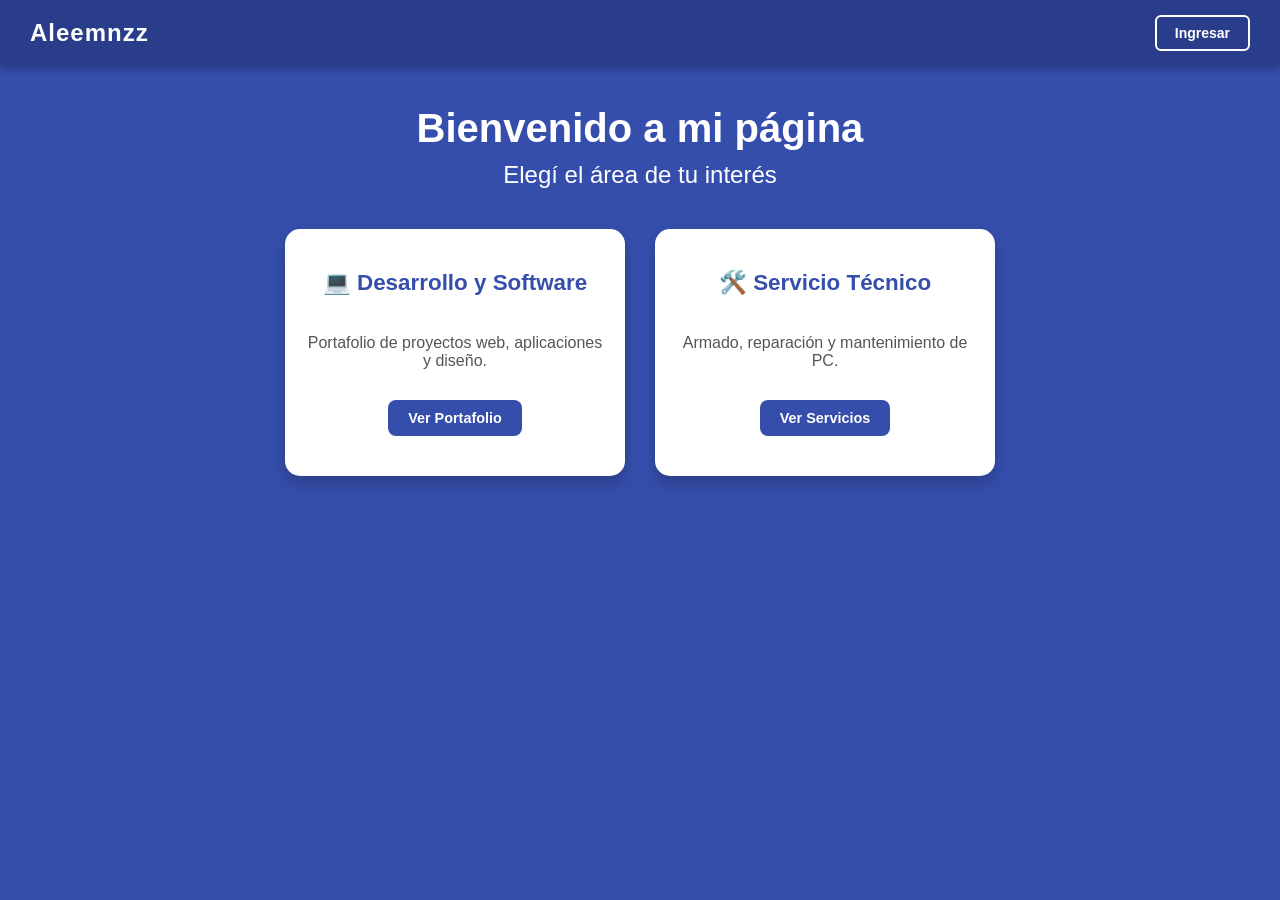
<file: PROYECTO PROGRAMACION/index.html>
<!DOCTYPE html>
<html lang="es">
<head>
    <meta charset="UTF-8">
    <meta name="viewport" content="width=device-width, initial-scale=1.0">
    <title>Aleemnzz - Servicio Técnico</title>
    <link rel="stylesheet" href="estilos.css">
</head>
<body>

    <nav class="navbar">
        <div class="logo">Aleemnzz</div>
        <a href="login.html" class="btn-login" style="text-decoration: none;">Ingresar</a>
    </nav>   

    <h1>Bienvenido a mi página</h1>
    <h2>Elegí el área de tu interés</h2>

    <div class="menu-container">
        
        <a href="portafolio.html" class="menu-card">
            <h3>💻 Desarrollo y Software</h3>
            <p>Portafolio de proyectos web, aplicaciones y diseño.</p>
            <div class="menu-btn">Ver Portafolio</div>
        </a>

        <a href="servicios.html" class="menu-card">
            <h3>🛠️ Servicio Técnico</h3>
            <p>Armado, reparación y mantenimiento de PC.</p>
            <div class="menu-btn">Ver Servicios</div>
        </a>

    </div>

</body>
</html>
</file>
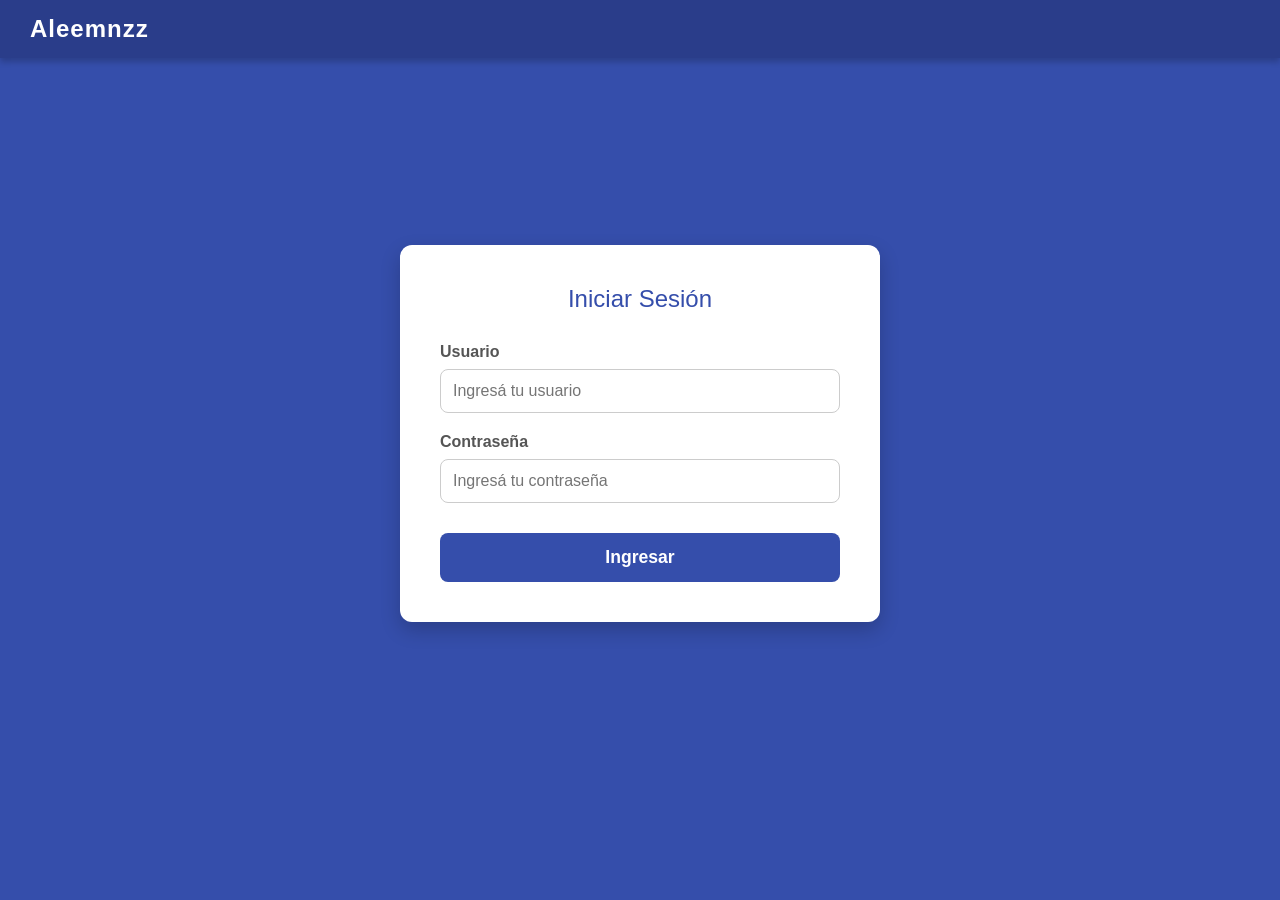
<file: PROYECTO PROGRAMACION/login.html>
<!DOCTYPE html>
<html lang="es">
<head>
    <meta charset="UTF-8">
    <meta name="viewport" content="width=device-width, initial-scale=1.0">
    <title>Ingresar - Aleemnzz</title>
    <link rel="stylesheet" href="estilos.css">
</head>
<body>

    <nav class="navbar">
        <a href="index.html" class="logo" style="text-decoration: none; color: white;">Aleemnzz</a>
    </nav>


    <div class="contenedor-login">
        <div class="tarjeta-login">
            <h2 style="color: #354eab; margin-top: 0; text-align: center;">Iniciar Sesión</h2>
            
            <form id="form-login">
                <div class="grupo-input">
                    <label for="usuario">Usuario</label>
                    <input type="text" id="usuario" placeholder="Ingresá tu usuario" required>
                </div>
                
                <div class="grupo-input">
                    <label for="password">Contraseña</label>
                    <input type="password" id="password" placeholder="Ingresá tu contraseña" required>
                </div>
                
                <button type="submit" class="btn-login-submit">Ingresar</button>
            </form>
        </div>
    </div>

    <script src="login.js"></script>
</body>
</html>
</file>
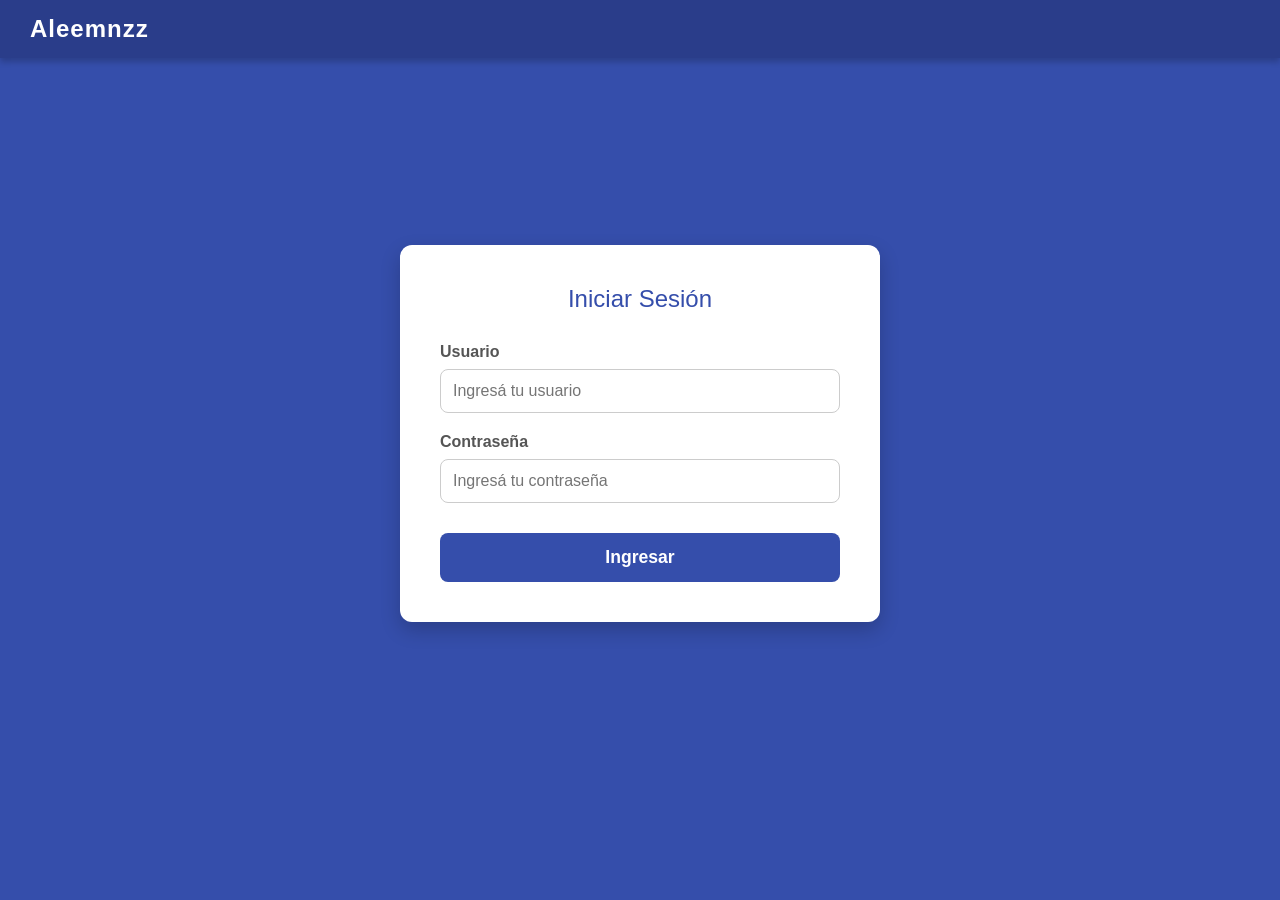
<file: PROYECTO PROGRAMACION/panel-cliente.html>
<!DOCTYPE html>
<html lang="es">
<head>
    <meta charset="UTF-8">
    <meta name="viewport" content="width=device-width, initial-scale=1.0">
    <title>Estado de mi Equipo - TechNieto</title>
    <link rel="stylesheet" href="estilos.css">
</head>
<body style="background-color: #f4f6f9; color: #333;">

    <nav class="navbar" style="background-color: #354eab;">
        <div class="logo" style="color: white;">TechNieto - Área de Clientes</div>
        <button id="btn-cerrar-sesion-cliente" class="btn-login" style="background: white; color: #354eab;">Salir</button>
    </nav>

    <div style="padding: 40px; max-width: 800px; margin: 0 auto; text-align: left;">
        <h1 style="color: #354eab;">Estado de mis reparaciones</h1>
        <p>Acá podés ver el seguimiento de los equipos que dejaste en nuestro taller.</p>
        
        <div id="lista-ordenes-cliente" style="margin-top: 30px;"></div>
    </div>

    <script src="panel-cliente.js"></script>
</body>
</html>
</file>
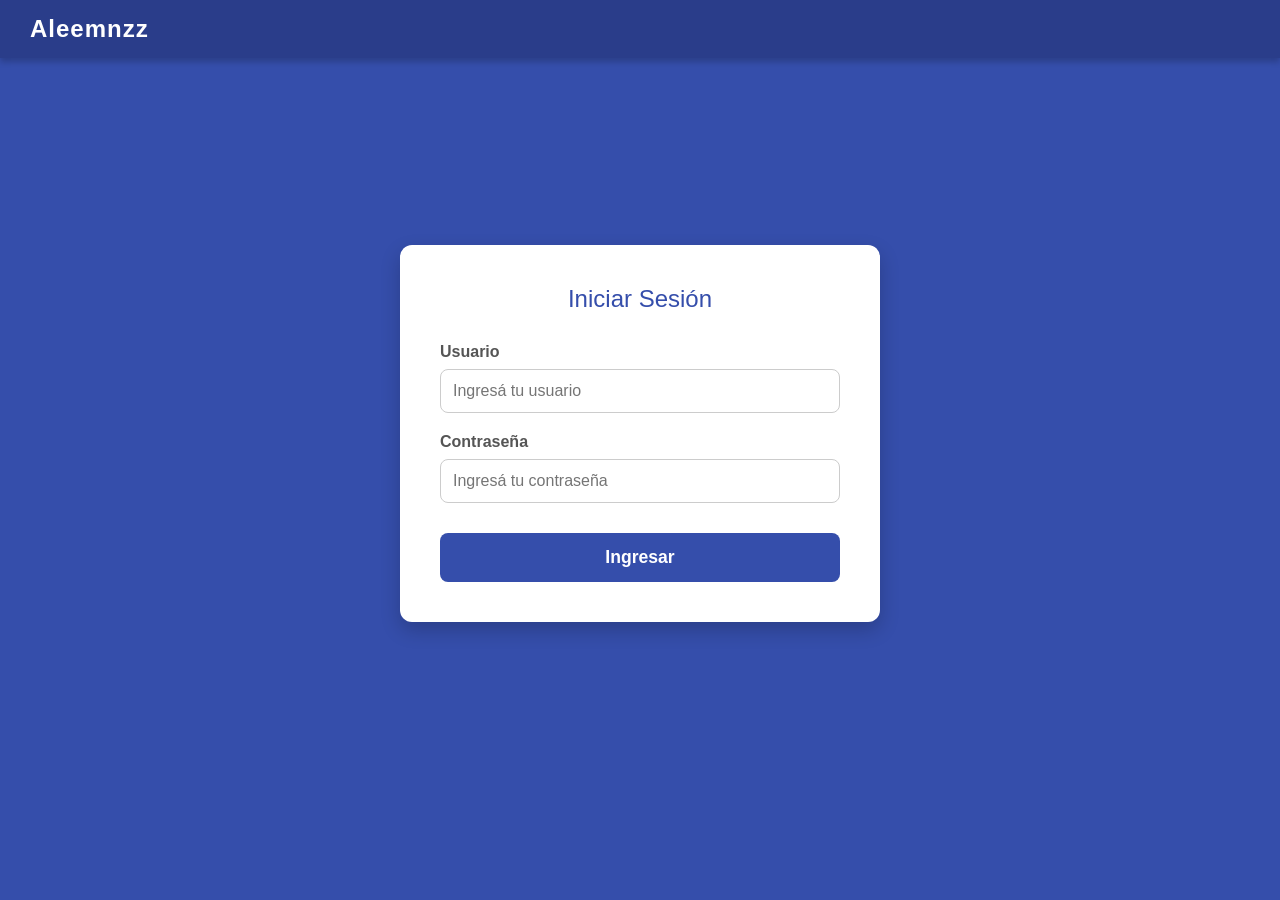
<file: PROYECTO PROGRAMACION/panel.html>
<!DOCTYPE html>
<html lang="es">
<head>
    <meta charset="UTF-8">
    <meta name="viewport" content="width=device-width, initial-scale=1.0">
    <title>Panel de Control - TechNieto</title>
    <link rel="stylesheet" href="estilos.css">
</head>
<body style="background-color: #f4f6f9; color: #333;">

    <nav class="navbar" style="background-color: #354eab;">
        <div class="logo" style="color: white;">Aleemnzz - Panel Privado</div>
        <button id="btn-cerrar-sesion" class="btn-login">Cerrar Sesión</button>
    </nav>

    <div style="padding: 40px; text-align: left; max-width: 1000px; margin: 0 auto;">
        <h1 id="mensaje-bienvenida" style="color: #354eab;">Cargando...</h1>
        <p>Desde acá vas a poder gestionar tus clientes, reparaciones y presupuestos.</p>
        
        <div class="tarjeta-panel">
            <h3 style="color: #354eab; margin-top: 0;">Nueva Orden de Reparación</h3>
            <form id="form-orden">
                <div class="grupo-input">
                    <input type="text" id="cliente" placeholder="Nombre del cliente" required>
                </div>
                <div class="grupo-input">
                    <input type="text" id="dni" placeholder="DNI del cliente (Será su usuario)" required>
                </div>
                <div class="grupo-input">
                    <input type="text" id="equipo" placeholder="Equipo (Ej: Notebook Dell, PC Escritorio)" required>
                </div>
                <div class="grupo-input">
                    <input type="text" id="problema" placeholder="Problema a reparar / Servicio a realizar" required>
                </div>
                <div class="grupo-input">
                    <select id="estado" style="padding: 12px; border: 1px solid #ccc; border-radius: 8px; font-size: 1rem; width: 100%; box-sizing: border-box;">
                        <option value="En revisión">En revisión</option>
                        <option value="Esperando repuestos">Esperando repuestos</option>
                        <option value="En reparación">En reparación</option>
                        <option value="Listo para retirar">Listo para retirar</option>
                    </select>
                </div>
                <button type="submit" class="btn-login-submit" style="width: auto; padding: 10px 20px;">Agregar Orden</button>
            </form>
        </div>

        <div class="tarjeta-panel" style="margin-top: 20px;">
            <h3 style="color: #354eab; margin-top: 0;">Órdenes Activas</h3>
            <div id="lista-ordenes">
            </div>
        </div>
    </div>

    <div id="modal-estado" class="modal-oculto">
        <div class="modal-contenido">
            <h3 style="color: #354eab; margin-top: 0;">Modificar Estado</h3>
            <p style="margin-bottom: 15px;">Seleccioná el nuevo estado para este equipo:</p>
            
            <select id="nuevo-estado-select" style="width: 100%; padding: 12px; margin-bottom: 20px; border-radius: 8px; border: 1px solid #ccc; font-size: 1rem;">
                <option value="En revisión">En revisión</option>
                <option value="Esperando repuestos">Esperando repuestos</option>
                <option value="En reparación">En reparación</option>
                <option value="Listo para retirar">Listo para retirar</option>
            </select>
            
            <div style="display: flex; gap: 10px; justify-content: flex-end;">
                <button class="btn-eliminar" style="margin: 0;" onclick="cerrarModal()">Cancelar</button>
                <button class="btn-accion" style="margin: 0;" onclick="guardarNuevoEstado()">Guardar Cambio</button>
            </div>
        </div>
    </div>

    <script src="panel.js"></script>
</body>
</html>
</file>
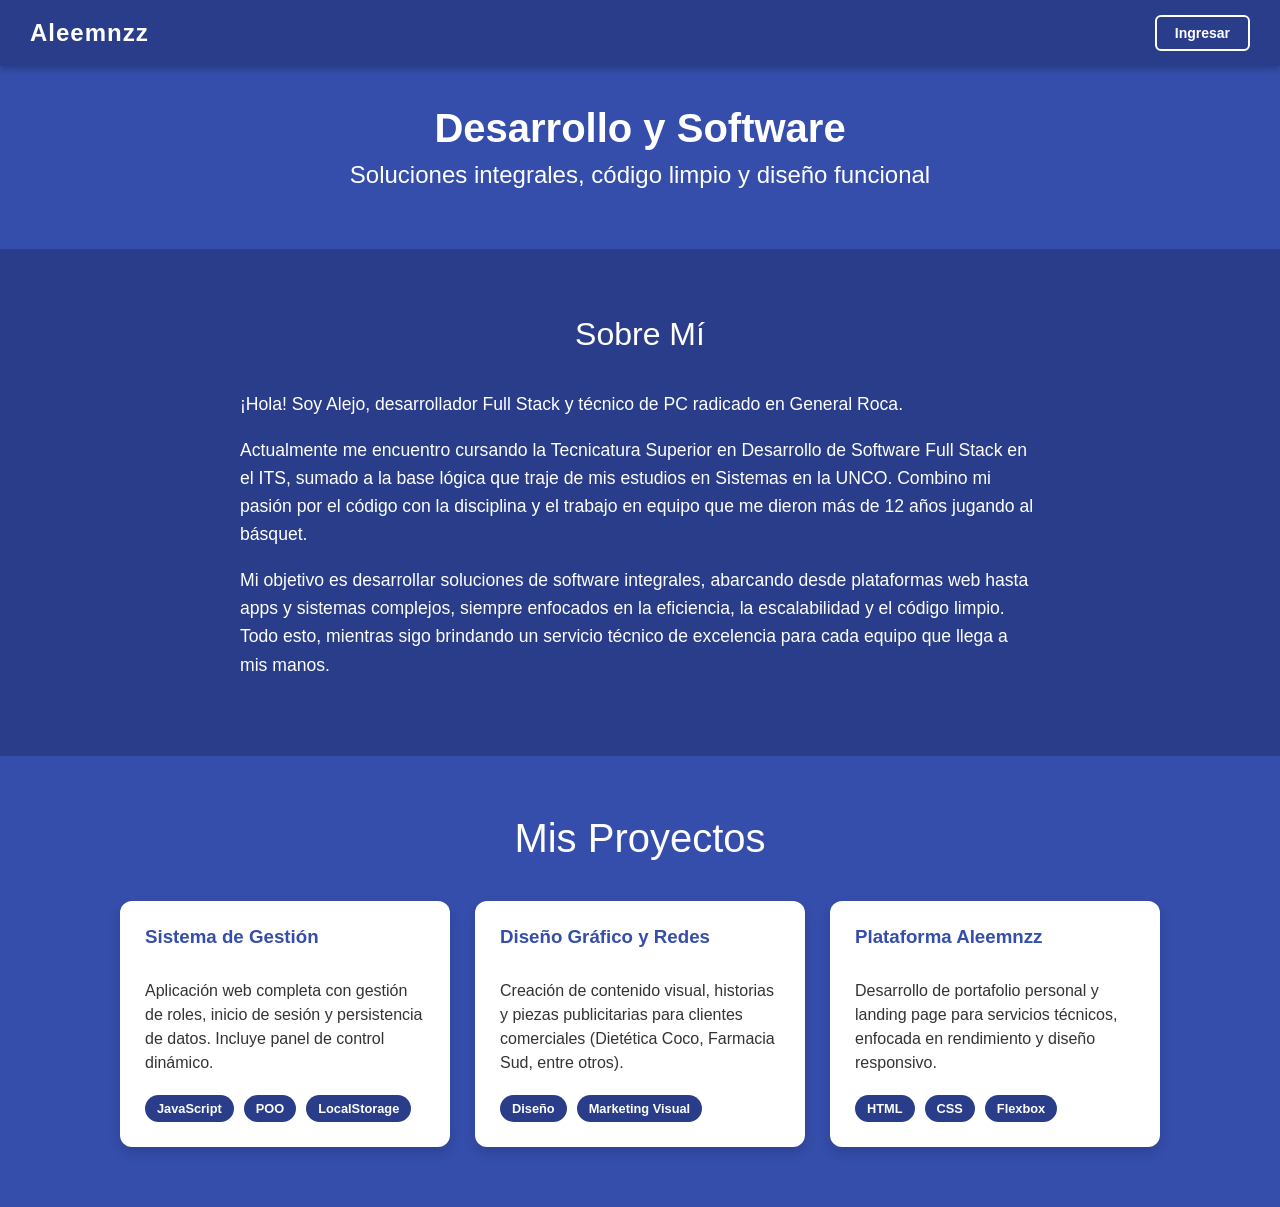
<file: PROYECTO PROGRAMACION/portafolio.html>
<!DOCTYPE html>
<html lang="es">
<head>
    <meta charset="UTF-8">
    <meta name="viewport" content="width=device-width, initial-scale=1.0">
    <title>Portafolio - Aleemnzz</title>
    <link rel="stylesheet" href="estilos.css">
</head>
<body>

    <nav class="navbar">
        <a href="index.html" class="logo" style="text-decoration: none; color: white;">Aleemnzz</a>
        <a href="login.html" class="btn-login" style="text-decoration: none;">Ingresar</a>
    </nav>

    <h1>Desarrollo y Software</h1>
    <h2>Soluciones integrales, código limpio y diseño funcional</h2>

    <section class="sobre-mi">
        <div class="sobre-mi-contenido">
            <h2>Sobre Mí</h2>
            <p>¡Hola! Soy Alejo, desarrollador Full Stack y técnico de PC radicado en General Roca.</p>
            <p>Actualmente me encuentro cursando la Tecnicatura Superior en Desarrollo de Software Full Stack en el ITS, sumado a la base lógica que traje de mis estudios en Sistemas en la UNCO. Combino mi pasión por el código con la disciplina y el trabajo en equipo que me dieron más de 12 años jugando al básquet.</p>
            <p>Mi objetivo es desarrollar soluciones de software integrales, abarcando desde plataformas web hasta apps y sistemas complejos, siempre enfocados en la eficiencia, la escalabilidad y el código limpio. Todo esto, mientras sigo brindando un servicio técnico de excelencia para cada equipo que llega a mis manos.</p>
        </div>
    </section>

    <section class="proyectos">
        <h2>Mis Proyectos</h2>
        <div class="contenedor-proyectos">
            
            <div class="tarjeta-proyecto">
                <h3>Sistema de Gestión</h3>
                <p>Aplicación web completa con gestión de roles, inicio de sesión y persistencia de datos. Incluye panel de control dinámico.</p>
                <div class="etiquetas">
                    <span>JavaScript</span>
                    <span>POO</span>
                    <span>LocalStorage</span>
                </div>
            </div>

            <div class="tarjeta-proyecto">
                <h3>Diseño Gráfico y Redes</h3>
                <p>Creación de contenido visual, historias y piezas publicitarias para clientes comerciales (Dietética Coco, Farmacia Sud, entre otros).</p>
                <div class="etiquetas">
                    <span>Diseño</span>
                    <span>Marketing Visual</span>
                </div>
            </div>

            <div class="tarjeta-proyecto">
                <h3>Plataforma Aleemnzz</h3>
                <p>Desarrollo de portafolio personal y landing page para servicios técnicos, enfocada en rendimiento y diseño responsivo.</p>
                <div class="etiquetas">
                    <span>HTML</span>
                    <span>CSS</span>
                    <span>Flexbox</span>
                </div>
            </div>

        </div>
    </section>

</body>
</html>
</file>
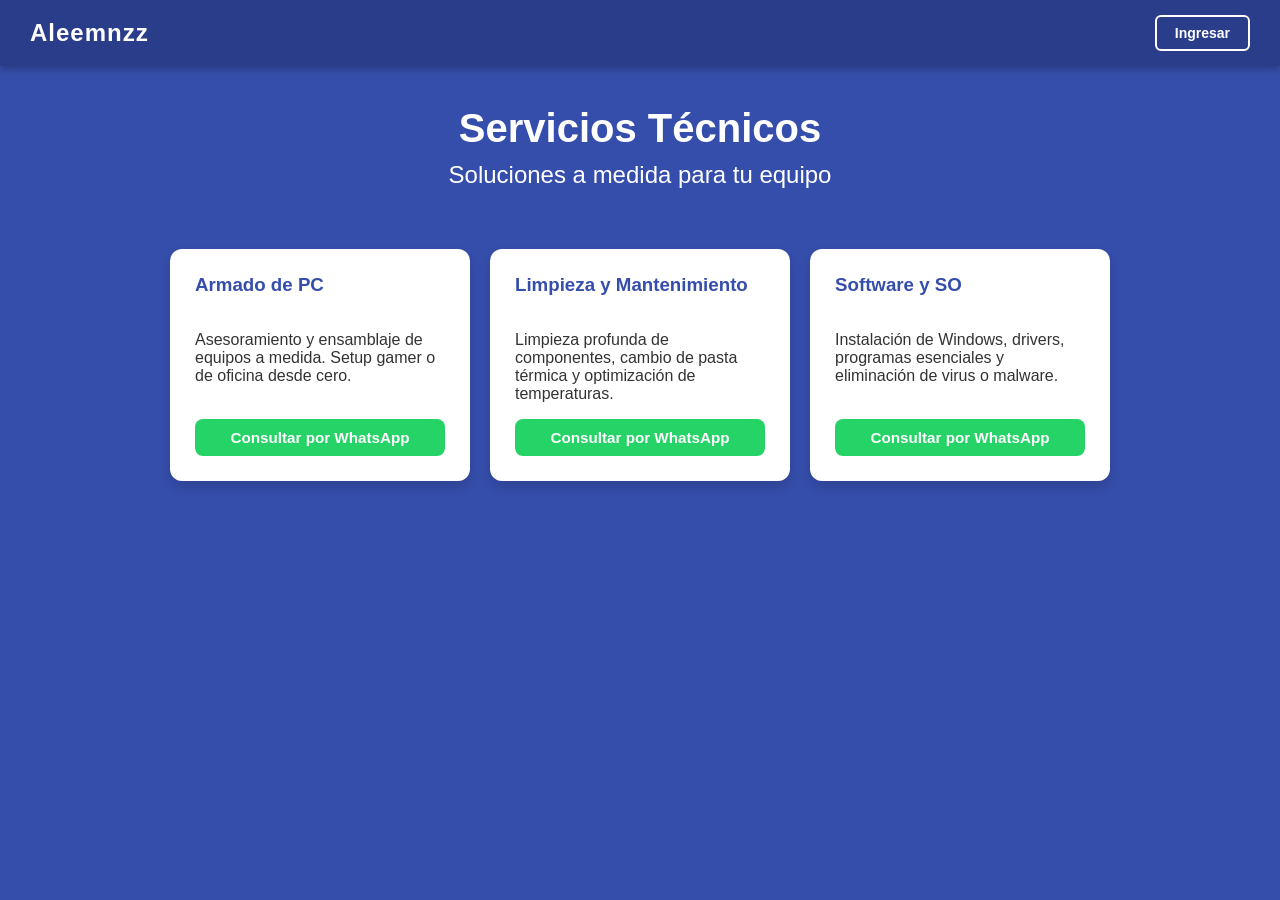
<file: PROYECTO PROGRAMACION/servicios.html>
<!DOCTYPE html>
<html lang="es">
<head>
    <meta charset="UTF-8">
    <meta name="viewport" content="width=device-width, initial-scale=1.0">
    <title>Servicios Técnicos - Aleemnzz</title>
    <link rel="stylesheet" href="estilos.css">
</head>
<body>

    <nav class="navbar">
        <a href="index.html" class="logo" style="text-decoration: none; color: white;">Aleemnzz</a>
        <a href="login.html" class="btn-login" style="text-decoration: none;">Ingresar</a>
    </nav>

    <h1>Servicios Técnicos</h1>
    <h2 style="margin-bottom: 20px;">Soluciones a medida para tu equipo</h2>

    <div class="contenedor-servicios">
        
        <div class="tarjeta-servicio">
            <h3>Armado de PC</h3>
            <p>Asesoramiento y ensamblaje de equipos a medida. Setup gamer o de oficina desde cero.</p>
            <a href="https://wa.me/5492984533129?text=Hola%20Alejo,%20quisiera%20consultar%20por%20el%20Armado%20de%20PC." target="_blank" class="btn-whatsapp">Consultar por WhatsApp</a>
        </div>

        <div class="tarjeta-servicio">
            <h3>Limpieza y Mantenimiento</h3>
            <p>Limpieza profunda de componentes, cambio de pasta térmica y optimización de temperaturas.</p>
            <a href="https://wa.me/5492984533129?text=Hola%20Alejo,%20quisiera%20pedir%20presupuesto%20para%20Limpieza%20y%20Mantenimiento." target="_blank" class="btn-whatsapp">Consultar por WhatsApp</a>
        </div>

        <div class="tarjeta-servicio">
            <h3>Software y SO</h3>
            <p>Instalación de Windows, drivers, programas esenciales y eliminación de virus o malware.</p>
            <a href="https://wa.me/5492984533129?text=Hola%20Alejo,%20necesito%20ayuda%20con%20Software/Instalación%20de%20Windows." target="_blank" class="btn-whatsapp">Consultar por WhatsApp</a>
        </div>

    </div>

</body>
</html>
</file>
<file: PROYECTO PROGRAMACION/estilos.css>
body {
    background-color: #354eab;
    color: white;
    font-family: Arial, sans-serif;
    text-align: center;
    margin: 0;
}

.navbar {
    display: flex;
    justify-content: space-between; 
    align-items: center; 
    background-color: #2a3d8a; 
    padding: 15px 30px;
    box-shadow: 0 4px 6px rgba(0,0,0,0.2);
    margin-bottom: 40px; 
}

.logo {
    font-size: 1.5rem;
    font-weight: bold;
    letter-spacing: 1px;
}

.btn-login {
    background-color: transparent;
    color: white;
    border: 2px solid white;
    padding: 8px 18px;
    border-radius: 6px;
    font-size: 14px;
    font-weight: bold;
    cursor: pointer;
    transition: all 0.3s ease;
}

.btn-login:hover {
    background-color: white;
    color: #354eab;
}

h1 {
    font-size: 2.5rem;
    margin-bottom: 10px;
}

h2 {
    font-weight: normal;
    margin-top: 0;
    margin-bottom: 30px;
}

.btn-principal {
    background-color: white;
    color: #354eab;
    border: none;
    padding: 12px 24px;
    font-size: 16px;
    border-radius: 8px;
    cursor: pointer;
    font-weight: bold;
    box-shadow: 0 4px 6px rgba(0,0,0,0.1);
    transition: transform 0.2s, background-color 0.2s;
}

.btn-principal:hover {
    background-color: #f0f0f0;
    transform: scale(1.05);
}

.contenedor-servicios {
    display: flex;
    justify-content: center;
    gap: 20px;
    flex-wrap: wrap;
    margin-top: 60px;
    padding: 0 20px;
}

.tarjeta-servicio {
    background-color: white;
    color: #333;
    padding: 25px;
    border-radius: 12px;
    width: 250px;
    box-shadow: 0 6px 12px rgba(0,0,0,0.15);
    text-align: left;
    transition: transform 0.3s ease, box-shadow 0.3s ease;
    display: flex;
    flex-direction: column;
}

.tarjeta-servicio:hover {
    transform: translateY(-10px);
    box-shadow: 0 12px 24px rgba(0,0,0,0.25);
}

.tarjeta-servicio h3 {
    color: #354eab;
    margin-top: 0;
}

.menu-container {
    display: flex;
    justify-content: center;
    gap: 30px;
    margin-top: 40px;
    padding: 0 20px;
    flex-wrap: wrap;
}

.menu-card {
    background-color: white;
    color: #333;
    width: 300px;
    padding: 40px 20px;
    border-radius: 15px;
    text-decoration: none;
    box-shadow: 0 8px 15px rgba(0,0,0,0.2);
    transition: transform 0.3s, box-shadow 0.3s;
    display: flex;
    flex-direction: column;
    align-items: center;
}

.menu-card:hover {
    transform: translateY(-10px);
    box-shadow: 0 12px 25px rgba(0,0,0,0.3);
}

.menu-card h3 {
    color: #354eab;
    margin-top: 0;
    font-size: 1.4rem;
}

.menu-card p {
    margin-bottom: 30px;
    font-size: 1rem;
    color: #555;
}

.menu-btn {
    background-color: #354eab;
    color: white;
    padding: 10px 20px;
    border-radius: 8px;
    font-weight: bold;
    font-size: 0.9rem;
    transition: background-color 0.3s;
}

.menu-card:hover .split-btn {
    background-color: #2a3d8a;
}

.btn-whatsapp {
    display: block;
    background-color: #25d366;
    color: white;
    text-decoration: none;
    text-align: center;
    padding: 10px 15px;
    border-radius: 8px;
    font-weight: bold;
    font-size: 0.95rem;
    
   
    margin-top: auto; 
    
    transition: background-color 0.3s;
}

.btn-whatsapp:hover {
    background-color: #128c7e;
}

.sobre-mi {
    margin-top: 60px;
    background-color: #2a3d8a;
    padding: 60px 20px;
    display: flex;
    justify-content: center;
}

.sobre-mi-contenido {
    max-width: 800px;
    text-align: left;
    line-height: 1.6;
    font-size: 1.1rem;
}

.sobre-mi-contenido h2 {
    text-align: center;
    font-size: 2rem;
    margin-top: 0;
    margin-bottom: 30px;
}

.proyectos {
    padding: 60px 20px;
    background-color: #354eab;
}

.proyectos h2 {
    font-size: 2.5rem;
    margin-bottom: 40px;
}

.contenedor-proyectos {
    display: flex;
    justify-content: center;
    gap: 25px;
    flex-wrap: wrap;
}

.tarjeta-proyecto {
    background-color: white;
    color: #333;
    padding: 25px;
    border-radius: 12px;
    width: 280px;
    box-shadow: 0 6px 12px rgba(0,0,0,0.15);
    text-align: left;
    display: flex;
    flex-direction: column;
    transition: transform 0.3s;
}

.tarjeta-proyecto:hover {
    transform: translateY(-10px);
}

.tarjeta-proyecto h3 {
    color: #354eab;
    margin-top: 0;
    margin-bottom: 15px;
}

.tarjeta-proyecto p {
    flex-grow: 1;
    margin-bottom: 20px;
    line-height: 1.5;
}

.etiquetas {
    display: flex;
    gap: 10px;
    flex-wrap: wrap;
}

.etiquetas span {
    background-color: #2a3d8a;
    color: white;
    padding: 6px 12px;
    border-radius: 20px;
    font-size: 0.8rem;
    font-weight: bold;
}

.contenedor-login {
    display: flex;
    justify-content: center;
    align-items: center;
    min-height: 70vh;
    padding: 20px;
}

.tarjeta-login {
    background-color: white;
    color: #333;
    padding: 40px;
    border-radius: 12px;
    width: 100%;
    max-width: 400px;
    box-shadow: 0 8px 20px rgba(0,0,0,0.2);
}

.grupo-input {
    display: flex;
    flex-direction: column;
    margin-bottom: 20px;
    text-align: left;
}

.grupo-input label {
    font-weight: bold;
    margin-bottom: 8px;
    color: #555;
}

.grupo-input input {
    padding: 12px;
    border: 1px solid #ccc;
    border-radius: 8px;
    font-size: 1rem;
    transition: border-color 0.3s;
}

.grupo-input input:focus {
    outline: none;
    border-color: #354eab;
}

.btn-login-submit {
    width: 100%;
    background-color: #354eab;
    color: white;
    border: none;
    padding: 14px;
    font-size: 1.1rem;
    border-radius: 8px;
    font-weight: bold;
    cursor: pointer;
    transition: background-color 0.3s, transform 0.2s;
    margin-top: 10px;
}

.btn-login-submit:hover {
    background-color: #2a3d8a;
    transform: translateY(-2px);
}

.tarjeta-panel {
    background-color: white;
    padding: 25px;
    border-radius: 8px;
    box-shadow: 0 4px 6px rgba(0,0,0,0.1);
}

.tarjeta-orden {
    border-left: 5px solid #354eab;
    background-color: #f9f9f9;
    padding: 15px;
    margin-bottom: 15px;
    border-radius: 4px;
    text-align: left;
}

.tarjeta-orden h4 {
    margin: 0 0 10px 0;
    color: #354eab;
    font-size: 1.2rem;
}

.tarjeta-orden p {
    margin: 5px 0;
    color: #444;
}

.contenedor-botones {
    display: flex;
    gap: 10px;
    margin-top: 15px;
}

.btn-accion, .btn-eliminar {
    padding: 10px 15px;
    border-radius: 8px;
    border: none;
    color: white;
    font-size: 0.9rem;
    cursor: pointer;
    font-weight: bold;
    transition: background-color 0.3s;
}

.btn-accion {
    background-color: #354eab; 
}

.btn-accion:hover {
    background-color: #273a82;
}

.btn-eliminar {
    background-color: #354eab;; 
}

.btn-eliminar:hover {
    background-color: #13cd2f;
}

.modal-oculto {
    display: none; 
}

.modal-activo {
    display: flex;
    position: fixed;
    top: 0;
    left: 0;
    width: 100%;
    height: 100%;
    background-color: rgba(0, 0, 0, 0.6);
    justify-content: center;
    align-items: center;
    z-index: 1000; 
}

.modal-contenido {
    background-color: white;
    padding: 30px;
    border-radius: 12px;
    width: 90%;
    max-width: 400px;
    box-shadow: 0 10px 25px rgba(0,0,0,0.3);
    text-align: left;
    animation: aparecer 0.3s ease-out;
}


@keyframes aparecer {
    from { transform: translateY(-20px); opacity: 0; }
    to { transform: translateY(0); opacity: 1; }
}
</file>
